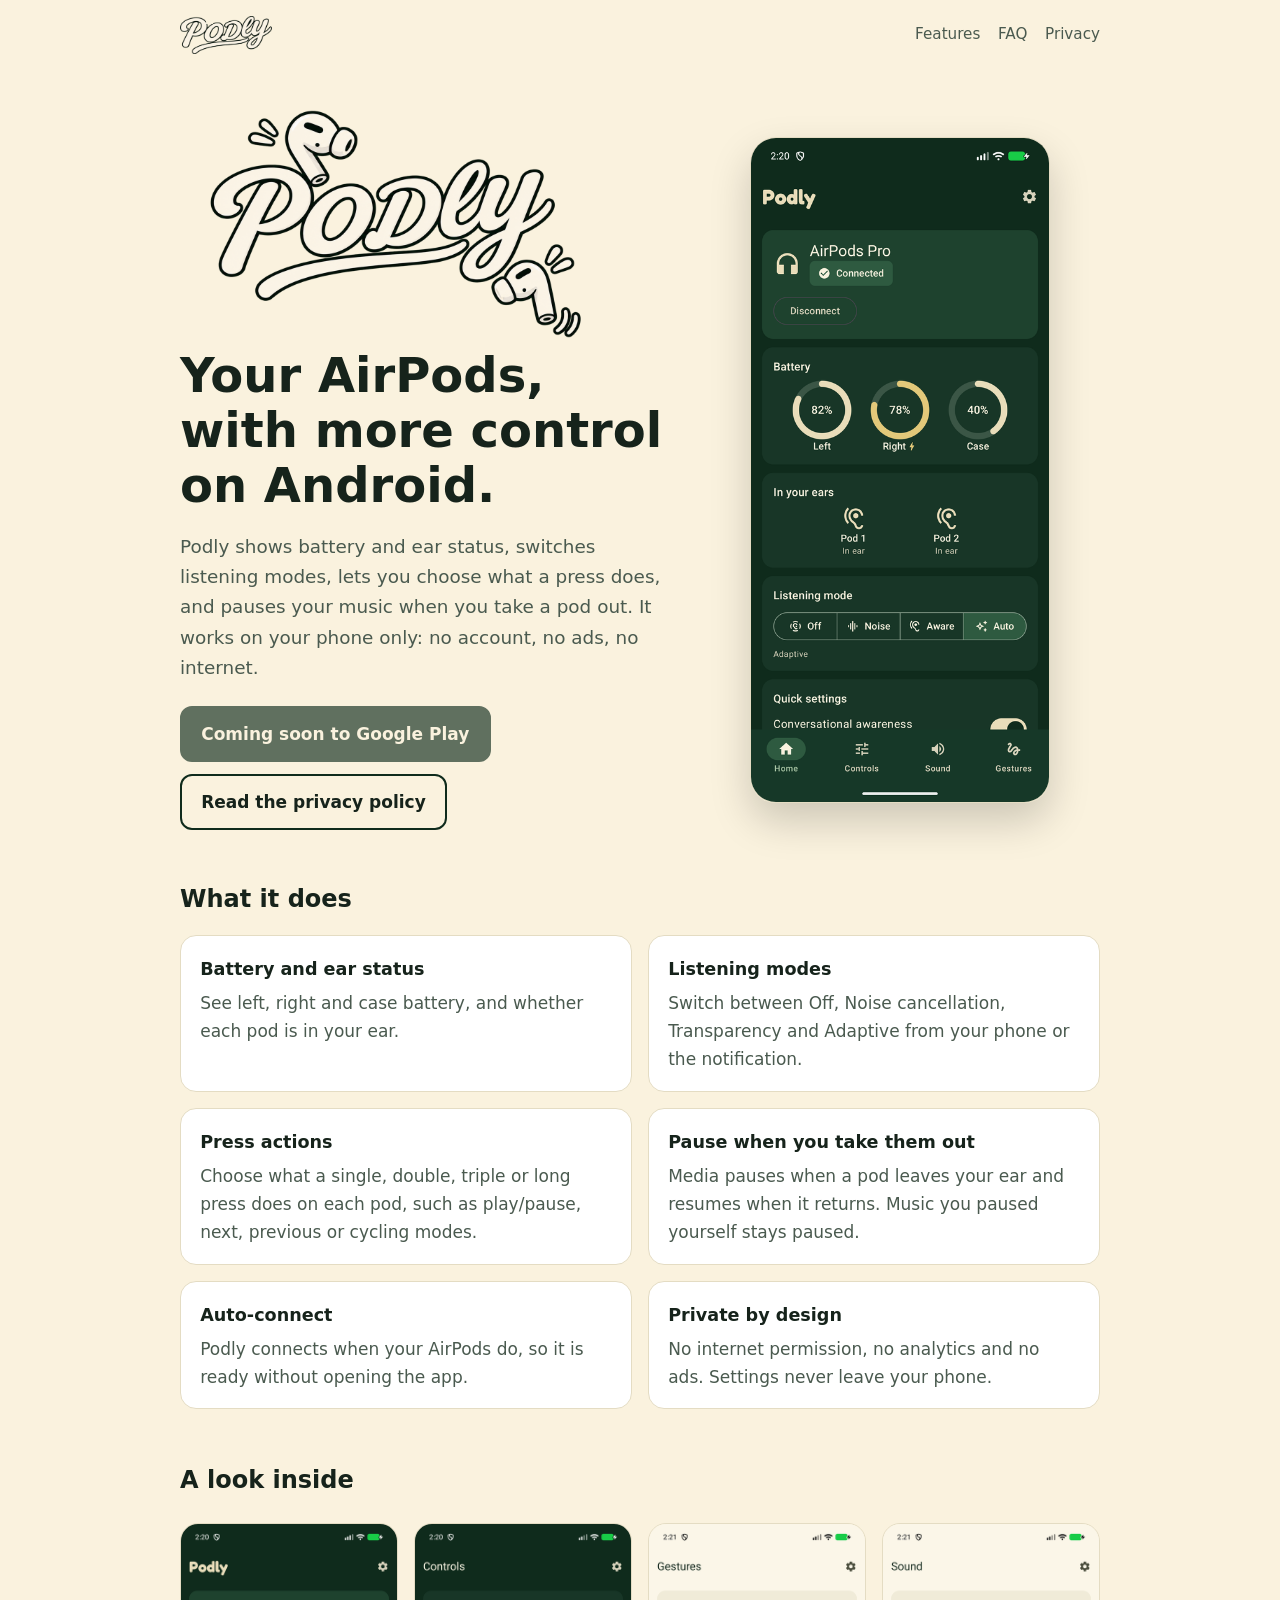
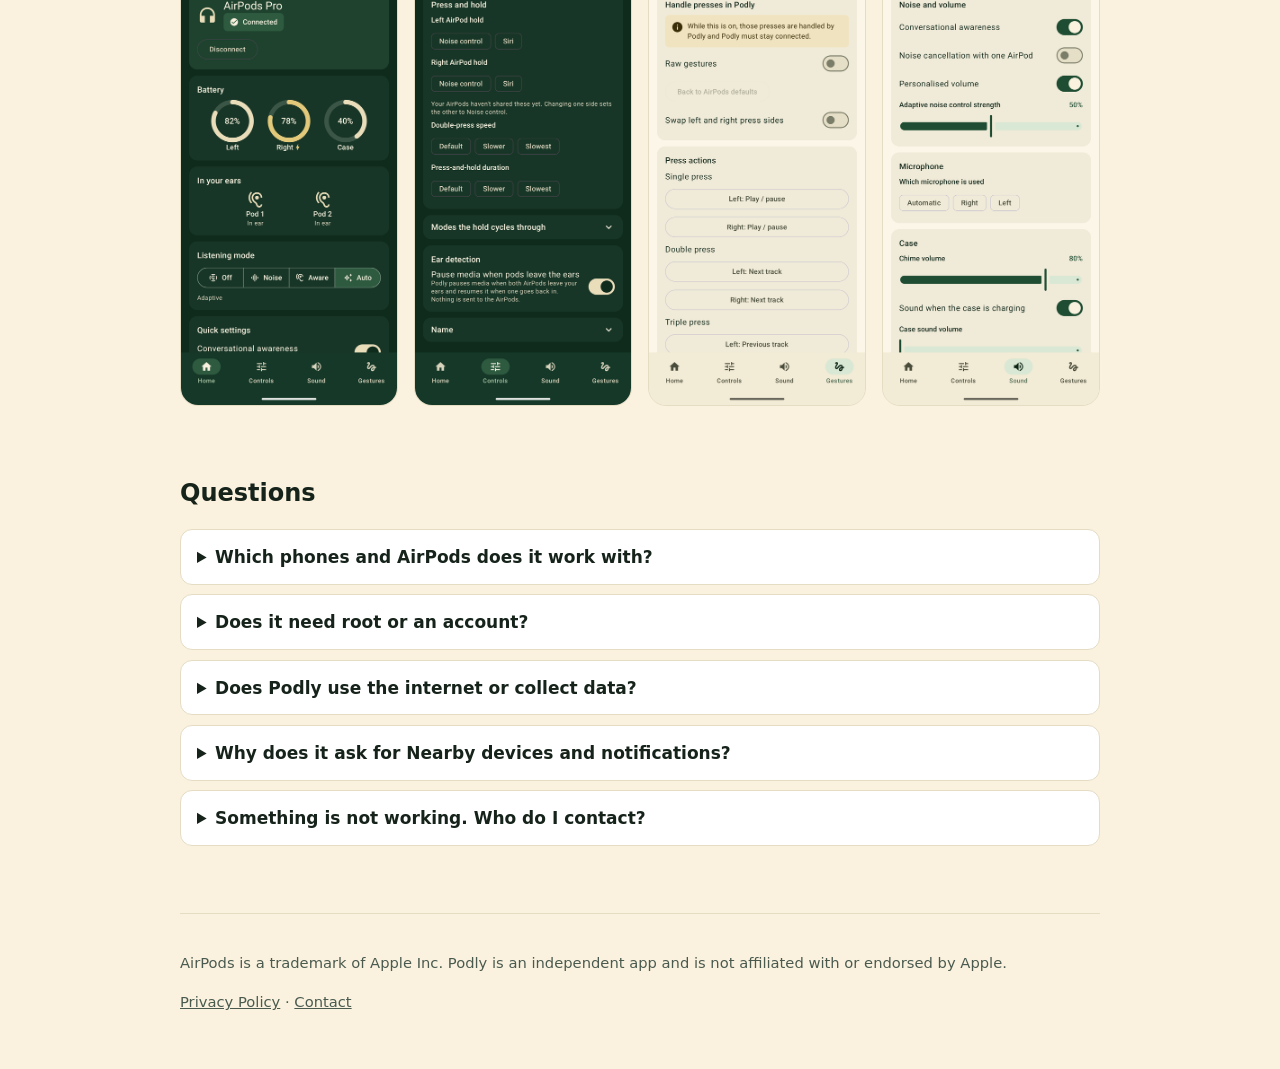
<file: index.html>
<!doctype html>
<html lang="en"><head><meta charset="utf-8">
<meta name="viewport" content="width=device-width, initial-scale=1">
<title>Podly: AirPods controls for Android</title>
<meta name="description" content="Podly shows AirPods battery and ear status, switches listening modes, sets press actions and pauses media when you take a pod out. No account, no ads, no internet.">
<meta name="color-scheme" content="light dark">
<link rel="icon" href="assets/favicon.png">
<link rel="apple-touch-icon" href="assets/lettermark-512.png">
<link rel="canonical" href="https://nikhilpyreddy.github.io/podly-site/">
<meta property="og:type" content="website"><meta property="og:site_name" content="Podly">
<meta property="og:title" content="Podly: AirPods controls for Android"><meta property="og:description" content="Podly shows AirPods battery and ear status, switches listening modes, sets press actions and pauses media when you take a pod out. No account, no ads, no internet.">
<meta property="og:url" content="https://nikhilpyreddy.github.io/podly-site/"><meta property="og:image" content="https://nikhilpyreddy.github.io/podly-site/assets/og-image.png">
<meta name="twitter:card" content="summary_large_image"><meta name="twitter:image" content="https://nikhilpyreddy.github.io/podly-site/assets/og-image.png">
<link rel="stylesheet" href="assets/style.css">
</head><body>
<div class="wrap">
<header class="site"><a class="brand" href="./" aria-label="Podly home"><img class="word" src="assets/logo-word.png" alt="Podly" width="1000" height="411"></a>
<nav aria-label="Main"><a href="#features">Features</a><a href="#faq">FAQ</a><a href="privacy/">Privacy</a></nav></header>

<main>
<section class="hero"><div>
<img class="hero-logo" src="assets/logo-full.png" alt="Podly" width="1200" height="652">
<h1>Your AirPods, with more control on Android.</h1>
<p class="lead">Podly shows battery and ear status, switches listening modes, lets you choose what a press does, and pauses your music when you take a pod out. It works on your phone only: no account, no ads, no internet.</p>
<div class="cta"><a class="btn primary" aria-disabled="true" role="link">Coming soon to Google Play</a><a class="btn ghost" href="privacy/">Read the privacy policy</a></div>
</div><img class="phone" src="assets/shot-home.png" alt="Podly home screen showing connected AirPods, battery for left, right and case, and listening modes" width="480" height="1067"></section>

<section id="features"><h2>What it does</h2><div class="grid">
<div class="card"><h3>Battery and ear status</h3><p>See left, right and case battery, and whether each pod is in your ear.</p></div>
<div class="card"><h3>Listening modes</h3><p>Switch between Off, Noise cancellation, Transparency and Adaptive from your phone or the notification.</p></div>
<div class="card"><h3>Press actions</h3><p>Choose what a single, double, triple or long press does on each pod, such as play/pause, next, previous or cycling modes.</p></div>
<div class="card"><h3>Pause when you take them out</h3><p>Media pauses when a pod leaves your ear and resumes when it returns. Music you paused yourself stays paused.</p></div>
<div class="card"><h3>Auto-connect</h3><p>Podly connects when your AirPods do, so it is ready without opening the app.</p></div>
<div class="card"><h3>Private by design</h3><p>No internet permission, no analytics and no ads. Settings never leave your phone.</p></div>
</div></section>

<section><h2>A look inside</h2><div class="shots" tabindex="0" aria-label="App screenshots">
<img src="assets/shot-home.png" alt="Home screen with battery and listening modes" width="480" height="1067" loading="lazy">
<img src="assets/shot-controls.png" alt="Controls screen for press and hold settings" width="480" height="1067" loading="lazy">
<img src="assets/shot-gestures.png" alt="Gestures screen with press actions for each pod" width="480" height="1067" loading="lazy">
<img src="assets/shot-sound.png" alt="Sound screen with microphone and case settings" width="480" height="1067" loading="lazy">
</div></section>

<section id="faq"><h2>Questions</h2>
<details><summary>Which phones and AirPods does it work with?</summary><p>Podly needs Android 16 or newer and Bluetooth. It was developed and tested with AirPods Pro on a Pixel phone. Some features depend on your AirPods model and firmware, so results can vary.</p></details>
<details><summary>Does it need root or an account?</summary><p>No. It does not need root access and has no sign-in.</p></details>
<details><summary>Does Podly use the internet or collect data?</summary><p>No. It has no internet permission and no analytics or ads. See the <a href="privacy/">privacy policy</a>.</p></details>
<details><summary>Why does it ask for Nearby devices and notifications?</summary><p>Nearby devices lets it talk to your paired AirPods. Notifications show the ongoing connection card with battery and listening-mode buttons.</p></details>
<details><summary>Something is not working. Who do I contact?</summary><p>Email <a href="mailto:nikhilkumarreddypyreddy@gmail.com">nikhilkumarreddypyreddy@gmail.com</a> with your phone model and Android version.</p></details>
</section></main>
<footer><p>AirPods is a trademark of Apple Inc. Podly is an independent app and is not affiliated with or endorsed by Apple.</p>
<p><a href="privacy/">Privacy Policy</a> &middot; <a href="mailto:nikhilkumarreddypyreddy@gmail.com">Contact</a></p></footer>
</div></body></html>
</file>
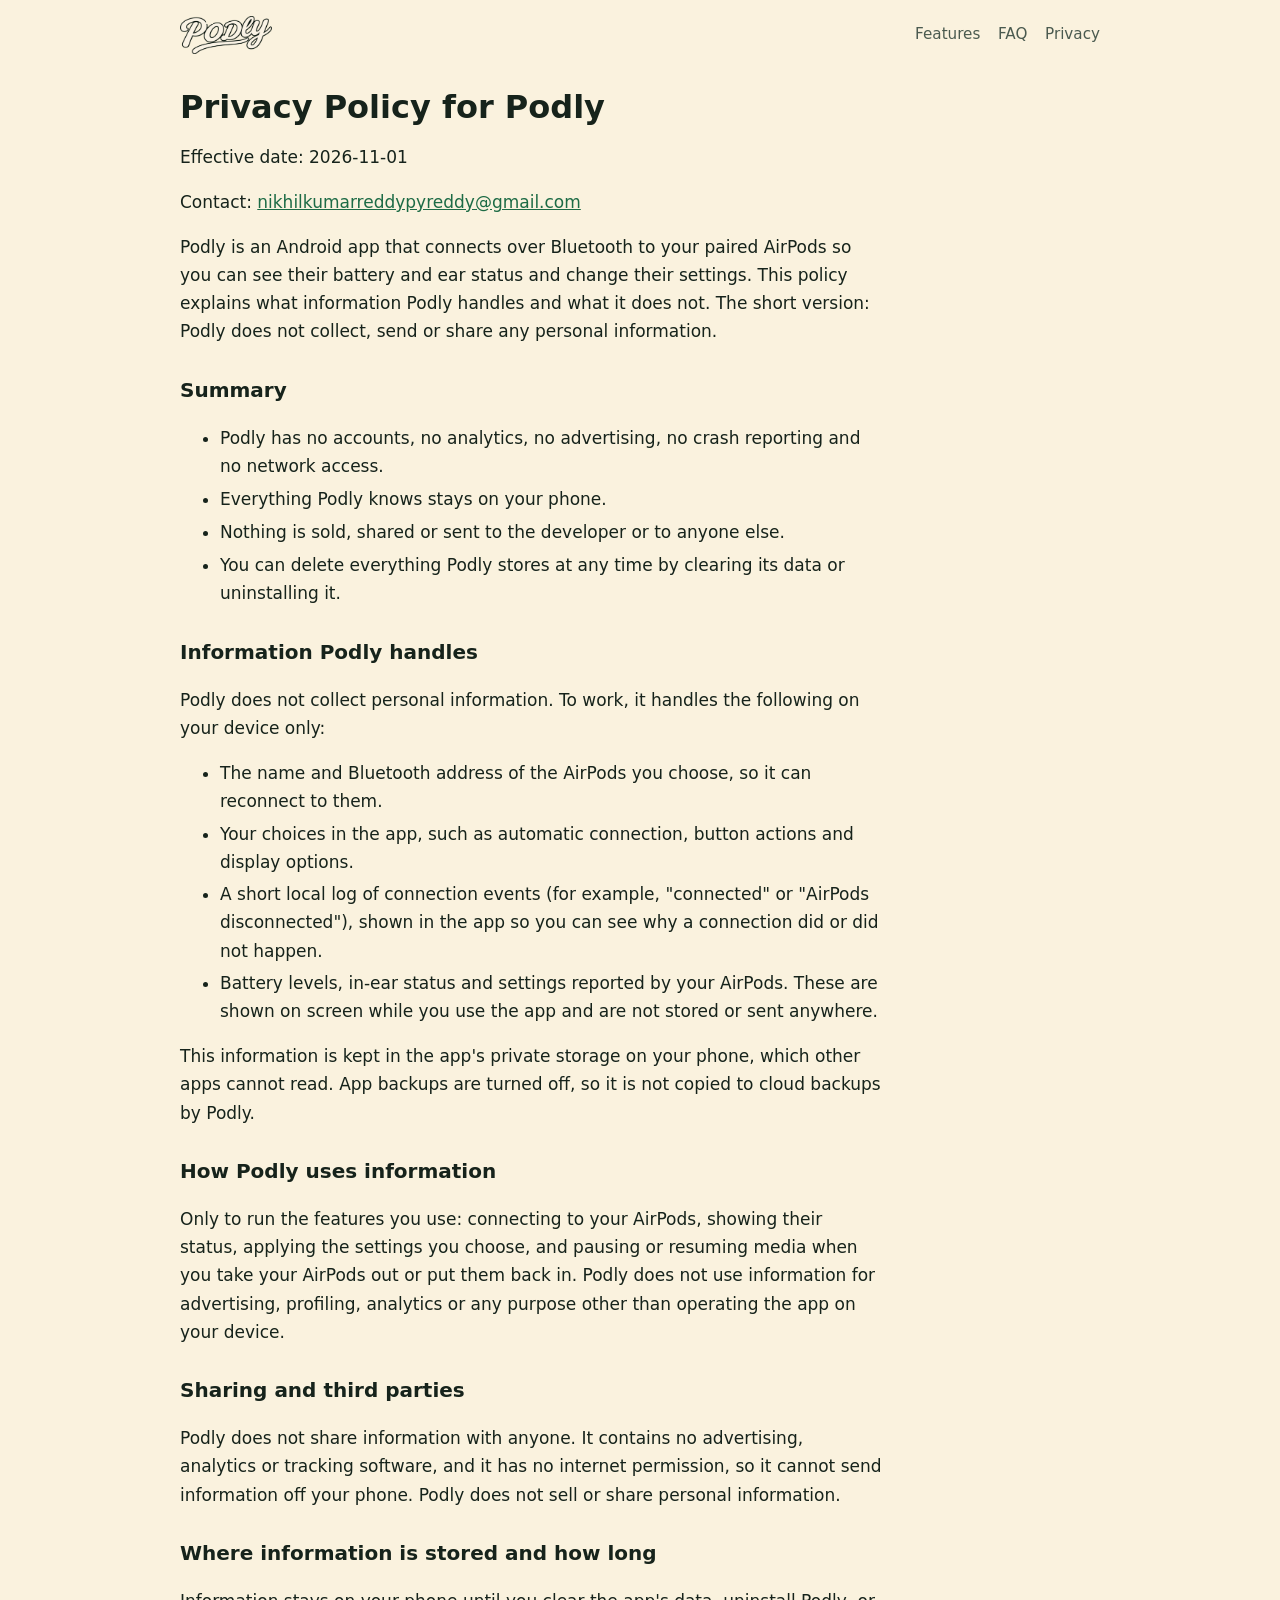
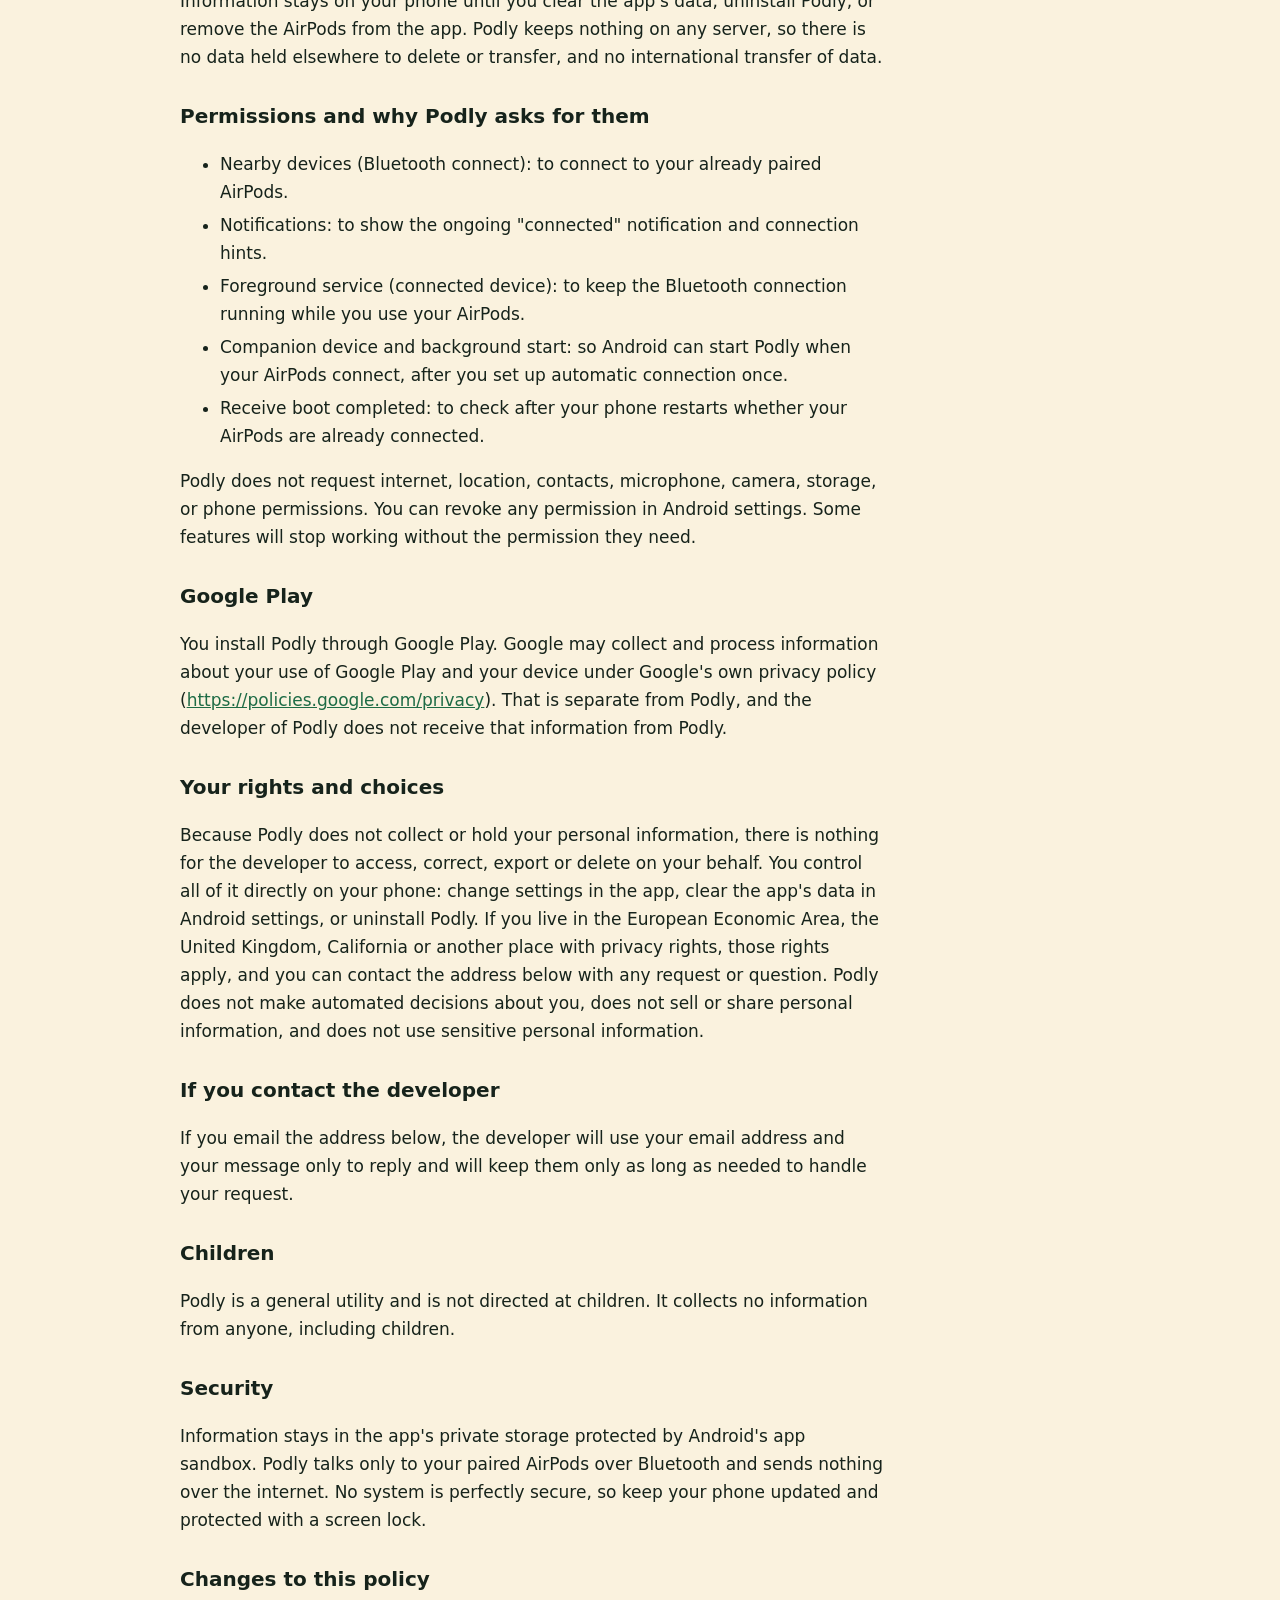
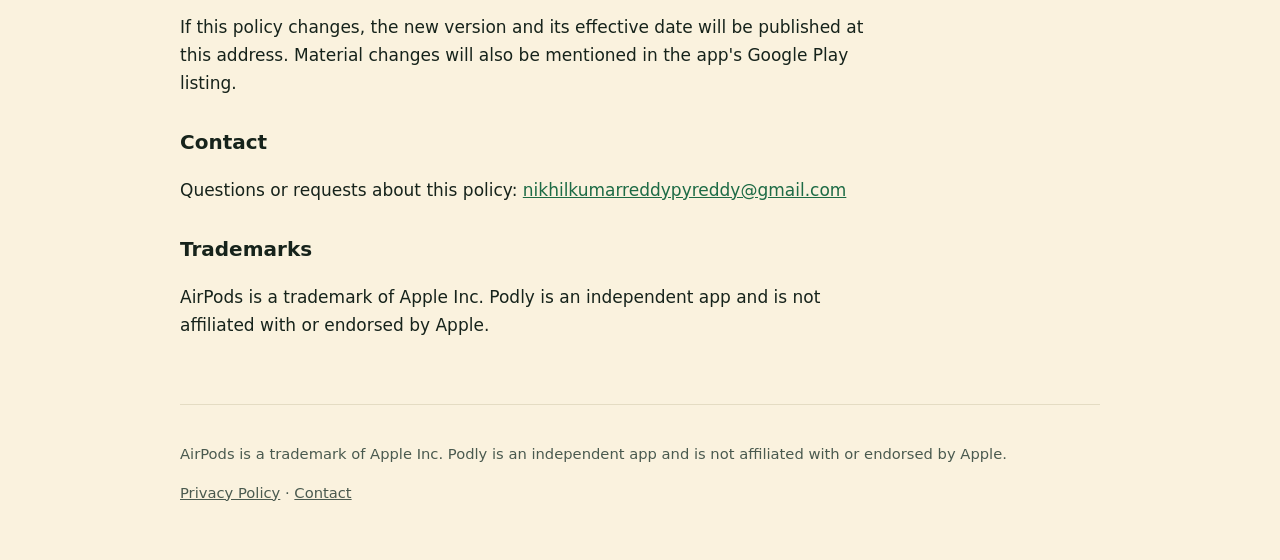
<file: privacy/index.html>
<!doctype html>
<html lang="en"><head><meta charset="utf-8">
<meta name="viewport" content="width=device-width, initial-scale=1">
<title>Podly Privacy Policy</title>
<meta name="description" content="How Podly handles information: it collects none.">
<meta name="color-scheme" content="light dark">
<link rel="icon" href="../assets/favicon.png">
<link rel="apple-touch-icon" href="../assets/lettermark-512.png">
<link rel="canonical" href="https://nikhilpyreddy.github.io/podly-site/privacy/">
<meta property="og:type" content="website"><meta property="og:site_name" content="Podly">
<meta property="og:title" content="Podly Privacy Policy"><meta property="og:description" content="How Podly handles information: it collects none.">
<meta property="og:url" content="https://nikhilpyreddy.github.io/podly-site/privacy/"><meta property="og:image" content="https://nikhilpyreddy.github.io/podly-site/assets/og-image.png">
<meta name="twitter:card" content="summary_large_image"><meta name="twitter:image" content="https://nikhilpyreddy.github.io/podly-site/assets/og-image.png">
<link rel="stylesheet" href="../assets/style.css">
</head><body>
<div class="wrap">
<header class="site"><a class="brand" href="../" aria-label="Podly home"><img class="word" src="../assets/logo-word.png" alt="Podly" width="1000" height="411"></a>
<nav aria-label="Main"><a href="../#features">Features</a><a href="../#faq">FAQ</a><a href="../privacy/">Privacy</a></nav></header>
<main><article class="policy"><h1>Privacy Policy for Podly</h1>
<p>Effective date: 2026-11-01</p>
<p>Contact: <a href="mailto:nikhilkumarreddypyreddy@gmail.com">nikhilkumarreddypyreddy@gmail.com</a></p>
<p>Podly is an Android app that connects over Bluetooth to your paired AirPods so you can see their battery and ear status and change their settings. This policy explains what information Podly handles and what it does not. The short version: Podly does not collect, send or share any personal information.</p>
<h2>Summary</h2>
<ul>
<li>Podly has no accounts, no analytics, no advertising, no crash reporting and no network access.</li>
<li>Everything Podly knows stays on your phone.</li>
<li>Nothing is sold, shared or sent to the developer or to anyone else.</li>
<li>You can delete everything Podly stores at any time by clearing its data or uninstalling it.</li>
</ul>
<h2>Information Podly handles</h2>
<p>Podly does not collect personal information. To work, it handles the following on your device only:</p>
<ul>
<li>The name and Bluetooth address of the AirPods you choose, so it can reconnect to them.</li>
<li>Your choices in the app, such as automatic connection, button actions and display options.</li>
<li>A short local log of connection events (for example, &quot;connected&quot; or &quot;AirPods disconnected&quot;), shown in the app so you can see why a connection did or did not happen.</li>
<li>Battery levels, in-ear status and settings reported by your AirPods. These are shown on screen while you use the app and are not stored or sent anywhere.</li>
</ul>
<p>This information is kept in the app&#x27;s private storage on your phone, which other apps cannot read. App backups are turned off, so it is not copied to cloud backups by Podly.</p>
<h2>How Podly uses information</h2>
<p>Only to run the features you use: connecting to your AirPods, showing their status, applying the settings you choose, and pausing or resuming media when you take your AirPods out or put them back in. Podly does not use information for advertising, profiling, analytics or any purpose other than operating the app on your device.</p>
<h2>Sharing and third parties</h2>
<p>Podly does not share information with anyone. It contains no advertising, analytics or tracking software, and it has no internet permission, so it cannot send information off your phone. Podly does not sell or share personal information.</p>
<h2>Where information is stored and how long</h2>
<p>Information stays on your phone until you clear the app&#x27;s data, uninstall Podly, or remove the AirPods from the app. Podly keeps nothing on any server, so there is no data held elsewhere to delete or transfer, and no international transfer of data.</p>
<h2>Permissions and why Podly asks for them</h2>
<ul>
<li>Nearby devices (Bluetooth connect): to connect to your already paired AirPods.</li>
<li>Notifications: to show the ongoing &quot;connected&quot; notification and connection hints.</li>
<li>Foreground service (connected device): to keep the Bluetooth connection running while you use your AirPods.</li>
<li>Companion device and background start: so Android can start Podly when your AirPods connect, after you set up automatic connection once.</li>
<li>Receive boot completed: to check after your phone restarts whether your AirPods are already connected.</li>
</ul>
<p>Podly does not request internet, location, contacts, microphone, camera, storage, or phone permissions. You can revoke any permission in Android settings. Some features will stop working without the permission they need.</p>
<h2>Google Play</h2>
<p>You install Podly through Google Play. Google may collect and process information about your use of Google Play and your device under Google&#x27;s own privacy policy (<a href="https://policies.google.com/privacy">https://policies.google.com/privacy</a>). That is separate from Podly, and the developer of Podly does not receive that information from Podly.</p>
<h2>Your rights and choices</h2>
<p>Because Podly does not collect or hold your personal information, there is nothing for the developer to access, correct, export or delete on your behalf. You control all of it directly on your phone: change settings in the app, clear the app&#x27;s data in Android settings, or uninstall Podly. If you live in the European Economic Area, the United Kingdom, California or another place with privacy rights, those rights apply, and you can contact the address below with any request or question. Podly does not make automated decisions about you, does not sell or share personal information, and does not use sensitive personal information.</p>
<h2>If you contact the developer</h2>
<p>If you email the address below, the developer will use your email address and your message only to reply and will keep them only as long as needed to handle your request.</p>
<h2>Children</h2>
<p>Podly is a general utility and is not directed at children. It collects no information from anyone, including children.</p>
<h2>Security</h2>
<p>Information stays in the app&#x27;s private storage protected by Android&#x27;s app sandbox. Podly talks only to your paired AirPods over Bluetooth and sends nothing over the internet. No system is perfectly secure, so keep your phone updated and protected with a screen lock.</p>
<h2>Changes to this policy</h2>
<p>If this policy changes, the new version and its effective date will be published at this address. Material changes will also be mentioned in the app&#x27;s Google Play listing.</p>
<h2>Contact</h2>
<p>Questions or requests about this policy: <a href="mailto:nikhilkumarreddypyreddy@gmail.com">nikhilkumarreddypyreddy@gmail.com</a></p>
<h2>Trademarks</h2>
<p>AirPods is a trademark of Apple Inc. Podly is an independent app and is not affiliated with or endorsed by Apple.</p></article></main>
<footer><p>AirPods is a trademark of Apple Inc. Podly is an independent app and is not affiliated with or endorsed by Apple.</p>
<p><a href="../privacy/">Privacy Policy</a> &middot; <a href="mailto:nikhilkumarreddypyreddy@gmail.com">Contact</a></p></footer>
</div></body></html>
</file>
<file: assets/style.css>
:root{--bg:#faf2de;--fg:#16231b;--muted:#4a5a4f;--card:#ffffff;--brand:#0f2b1c;--accent:#1d6b45;--line:#e4dcc3}
@media(prefers-color-scheme:dark){:root{--bg:#0f2b1c;--fg:#faf2de;--muted:#b9c7bb;--card:#16392a;--brand:#faf2de;--accent:#7fd1a4;--line:#24493a}}
*{box-sizing:border-box}html{-webkit-text-size-adjust:100%}
body{margin:0;background:var(--bg);color:var(--fg);font:17px/1.65 system-ui,-apple-system,"Segoe UI",Roboto,sans-serif}
a{color:var(--accent)}a:focus-visible,.btn:focus-visible{outline:3px solid var(--accent);outline-offset:2px}
.wrap{max-width:60rem;margin:0 auto;padding:0 1.25rem}
header.site{display:flex;align-items:center;justify-content:space-between;padding:1rem 0}
header.site a.brand{display:flex;align-items:center;gap:.6rem;color:var(--fg);text-decoration:none;font-weight:700;font-size:1.15rem}
header.site img{width:36px;height:36px;border-radius:9px}
nav a{margin-left:1.1rem;text-decoration:none;color:var(--muted);font-size:.95rem}nav a:hover{color:var(--fg)}
.hero{padding:2.5rem 0 1.5rem;display:grid;gap:2rem;align-items:center}
@media(min-width:760px){.hero{grid-template-columns:1.1fr .9fr}}
h1{font-size:clamp(2rem,5vw,3rem);line-height:1.15;margin:.2rem 0 .8rem}
.lead{font-size:1.15rem;color:var(--muted);max-width:34rem}
.cta{display:flex;flex-wrap:wrap;gap:.75rem;margin-top:1.4rem}
.btn{display:inline-block;padding:.75rem 1.2rem;border-radius:12px;text-decoration:none;font-weight:600;border:2px solid var(--brand)}
.btn.primary{background:var(--brand);color:var(--bg)}.btn.ghost{color:var(--fg)}
.btn[aria-disabled=true]{opacity:.65;cursor:default}
.hero img.phone{width:min(100%,300px);border-radius:26px;border:1px solid var(--line);box-shadow:0 18px 40px rgba(0,0,0,.18);justify-self:center}
section{padding:1.6rem 0}h2{font-size:1.5rem;margin:0 0 1rem}
.grid{display:grid;gap:1rem}@media(min-width:700px){.grid{grid-template-columns:repeat(2,1fr)}}
.card{background:var(--card);border:1px solid var(--line);border-radius:16px;padding:1.1rem 1.2rem}
.card h3{margin:.1rem 0 .3rem;font-size:1.1rem}.card p{margin:0;color:var(--muted)}
.shots{display:grid;grid-auto-flow:column;grid-auto-columns:minmax(200px,230px);gap:1rem;overflow-x:auto;padding:.4rem 0 1rem;scroll-snap-type:x mandatory}
.shots img{width:100%;border-radius:18px;border:1px solid var(--line);scroll-snap-align:start}
details{background:var(--card);border:1px solid var(--line);border-radius:12px;padding:.8rem 1rem;margin:.6rem 0}summary{cursor:pointer;font-weight:600}
footer{border-top:1px solid var(--line);margin-top:2rem;padding:1.4rem 0 2.5rem;color:var(--muted);font-size:.92rem}
footer a{color:var(--muted)}
article.policy{max-width:44rem;padding:1rem 0 1rem}article.policy h1{font-size:2rem}article.policy h2{font-size:1.25rem;margin:1.8rem 0 .5rem}article.policy li{margin:.3rem 0}
img{max-width:100%;height:auto}
.hero>*{min-width:0}
header.site{flex-wrap:wrap;gap:.4rem 1rem}
nav{display:flex;flex-wrap:wrap}
.btn{max-width:100%}
header.site a.brand img.word{width:auto;height:38px;border-radius:0}
.hero-logo{width:min(100%,360px);height:auto;margin:0 0 .6rem -.4rem;display:block}
@media(min-width:760px){.hero-logo{width:min(100%,420px)}}
</file>
